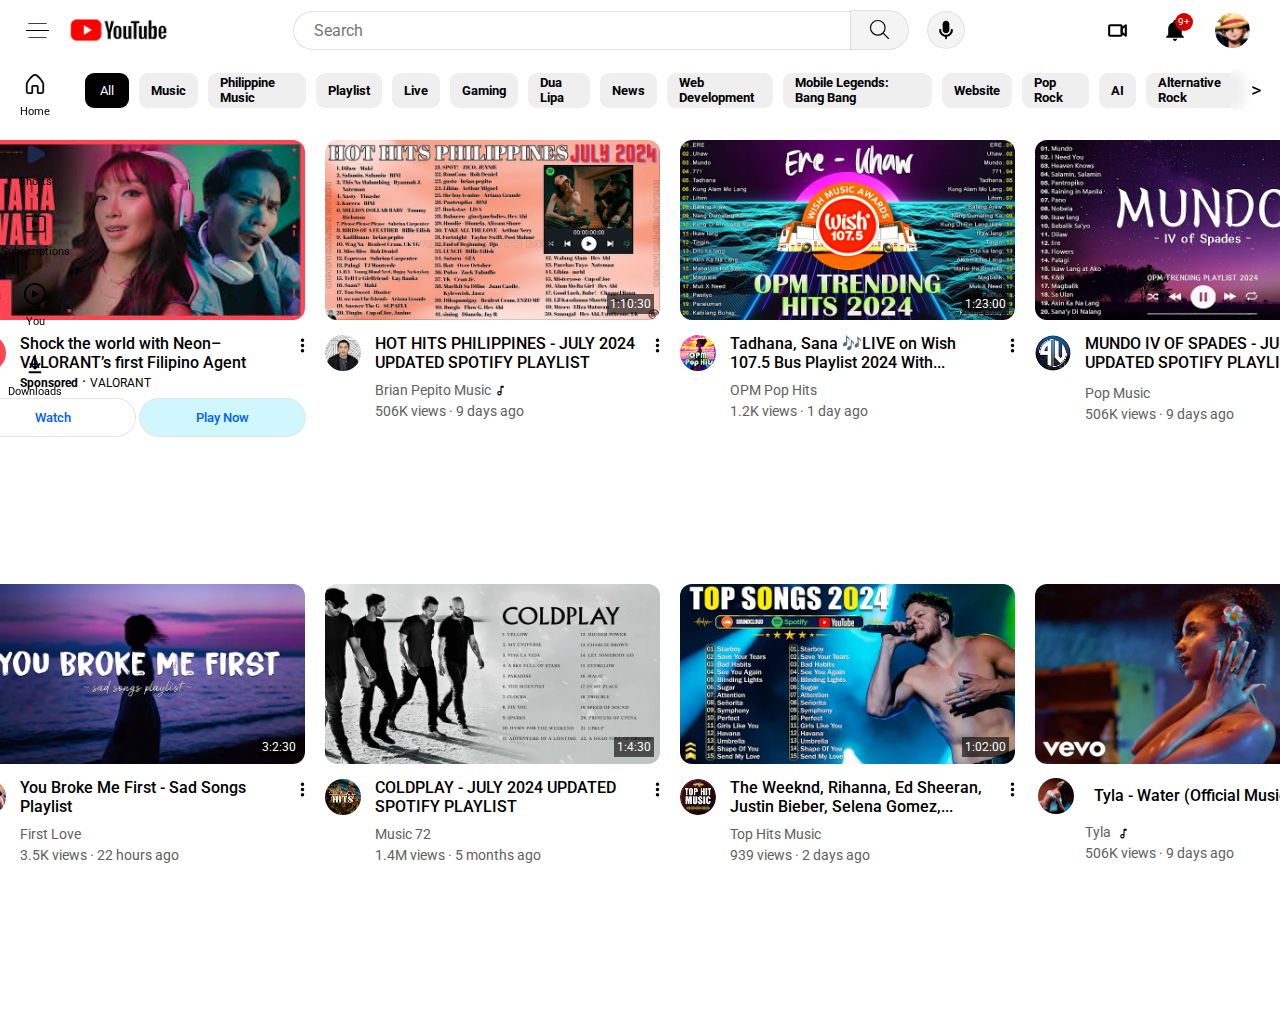
<file: yt_landing_page/index.html>
<!DOCTYPE html>
<html lang="en">
<head>
  <meta charset="UTF-8">
  <meta name="viewport" content="width=device-width, initial-scale=1.0">
  <link rel="stylesheet" href="css/header.css">
  <link rel="stylesheet" href="css/sidebar.css">
  <link rel="stylesheet" href="css/slider.css">
  <link rel="stylesheet" href="css/scrollbar.css">
  <link rel="icon" href="pictures/yt-logo.png">
  <title>Youtube</title>
</head>
<body>
 <div class="container">
    <div class="header">
       <div class="left-header">
          <img class="hamburger" src="icon/hamburger.svg">
          <img src="pictures/ytlogo.png">
       </div>

       <div class="mid-header">
          <input class="search-bar" type="text" placeholder="Search">

               <div class="search">
                  <button class="search-barr">
                     <img class="search-icon" src="icon/search-svgrepo-com.svg">
                  </button>
                  <div class="tooltip">
                     <p>Search</p>
                  </div>
               </div>

               <div class="mic">
                  <button class="icon-bar">
                     <img src="icon/mic-svgrepo-com.svg">
                  </button>
                  <div class="tooltip">
                     <p>Search with your voice</p>
                  </div>
               </div>
       </div>

       <div class="right-header">
              <div class="create">
                       <div class="circle">
                           <img class="camera" src="icon/camera-video-svgrepo-com.svg">
                       </div>
                        <div class="tooltip">
                           <p>Create</p>
                        </div>
              </div>
               
              <div class="noti-number">
                       <div class="circle">
                        <img class="notif" src="icon/notifications-svgrepo-com.svg">
                       </div>
                        <p class="twenty">9+</p>
                        <div class="tooltip">
                           <p>Notifications</p>
                        </div>
               </div>
          <img class="luffy" src="pictures/Luffy.jpg">
       </div>
    </div>

    <div class="sidebar">
        <div class="home">
          <img class="icon" src="icon/home-svgrepo-com.svg">
          <p>Home</p>
        </div>
        <div class="shorts">
         <img class="icon" src="icon/play-svgrepo-com.svg">
         <p>Shorts</p>
        </div>
        <div class="subscriptions">
         <img class="icon" src="icon/play-rectangle-svgrepo-com.svg">
         <p>Subscriptions</p>
        </div>
        <div class="you">
         <img class="icon" src="icon/play.svg">
         <p>You</p>
        </div>
        <div class="download">
         <img class="icon" src="icon/download-svgrepo-com.svg">
         <p>Downloads</p>
        </div>
    </div>

    <div class="slider">
     <div class="slides">
         <div class="all"><p>All</p></div>
         <div class="name"><p>Music</p></div>
         <div class="name"><p>Philippine Music</p></div>
         <div class="name"><p>Playlist</p></div>
         <div class="name"><p>Live</p></div>
         <div class="name"><p>Gaming</p></div>
         <div class="name"><p>Dua Lipa</p></div>
         <div class="name"><p>News</p></div>
         <div class="name"><p>Web Development</p></div>
         <div class="name"><p>Mobile Legends: Bang Bang</p></div>
         <div class="name"><p>Website</p></div>
         <div class="name"><p>Pop Rock</p></div>
         <div class="name"><p>AI</p></div>
         <div class="name"><p>Alternative Rock</p></div>
            <div class="background">
               <div class="arrow">
                  <p>></p>
                  <div class="tooltip">
                     <p>Next</p>
                  </div>
               </div>
            </div>
      </div>
    </div>

    <div class="scroll-bar">
       <div class="music-container">
         <img class="channel-pic" src="pictures/neon.jpg">
            <div class="channel-container">
               <img src="pictures/valorant.jpg">
               <p>Shock the world with Neon–VALORANT’s first Filipino Agent</p>
               <img src="icon/dots-vertical-svgrepo-com.svg" style="height: 21px; margin-right: -8px; margin-top: -15px;" >
            </div>
            <div class="sponsoreds">
               <p><span class="spon">Sponsored</span> &middot; <span class="valo">VALORANT</span></p>
            </div>
            <div class="play">
               <button class="watch">Watch</button>
               <button class="now">Play Now</button>
            </div>
       </div>
       <div class="music-container">
         <img class="channel-pic" src="pictures/hot.webp">
         <p class="tool ">1:10:30</p>
            <div class="channel-container">
               <img src="pictures/unnamed.jpg">
               <p>HOT HITS PHILIPPINES - JULY 2024 UPDATED SPOTIFY PLAYLIST</p>
               <img src="icon/dots-vertical-svgrepo-com.svg" style="height: 21px; margin-right: -8px; margin-top: -15px;" >
            </div>
            <div class="sponsored">
               <p>Brian Pepito Music <img src="icon/music-note-1-svgrepo-com.svg"></p>
               <p class="views">506K views &middot; 9 days ago</p>
            </div>
       </div>
       <div class="music-container">
         <img class="channel-pic" src="pictures/uhaw.webp">
           <p class="tool">1:23:00</p>
               <div class="channel-container">
                  <img src="pictures/uwaw.jpg">
                  <p>Tadhana, Sana 🎶LIVE on Wish 107.5 Bus Playlist 2024 With...</p>
                  <img src="icon/dots-vertical-svgrepo-com.svg" style="height: 21px; margin-right: -8px; margin-top: -15px;" >
               </div>
               <div class="sponsored">
                  <p>OPM Pop Hits</p>
                  <p class="views">1.2K views &middot; 1 day ago</p>
               </div>
       </div>
       <div class="music-container">
         <img class="channel-pic" src="pictures/mundo.webp">
           <p class="tool">2:14:30</p>
               <div class="channel-container">
                  <img src="pictures/mundo.jpg">
                  <p>MUNDO IV OF SPADES - JULY 2024 UPDATED SPOTIFY PLAYLIST</p>
                  <img src="icon/dots-vertical-svgrepo-com.svg" style="height: 21px; margin-right: -8px; margin-top: -15px;" >
               </div>
               <div class="sponsored">
                  <p style="margin-top: 13px;">Pop Music</p>
                  <p class="views">506K views &middot; 9 days ago</p>
               </div>
       </div>
       <div class="mus-container">
         <img class="channel-pic" src="pictures/broke.webp">
          <p class="tool">3:2:30</p>
               <div class="channel-container">
                  <img src="pictures/broke.jpg">
                  <p>You Broke Me First - Sad Songs Playlist</p>
                  <img src="icon/dots-vertical-svgrepo-com.svg" style="height: 21px; margin-right: -8px; margin-top: -15px;" >
               </div>
               <div class="sponsored">
                  <p>First Love</p>
                  <p class="views">3.5K views &middot; 22 hours ago</p>
               </div>
       </div>
       <div class="mus-container">
         <img class="channel-pic" src="pictures/cold.webp">
         <p class="tool">1:4:30</p>
               <div class="channel-container">
                  <img src="pictures/cold.jpg">
                  <p>COLDPLAY - JULY 2024 UPDATED SPOTIFY PLAYLIST</p>
                  <img src="icon/dots-vertical-svgrepo-com.svg" style="height: 21px; margin-right: -8px; margin-top: -15px;" >
               </div>
               <div class="sponsored">
                  <p>Music 72</p>
                  <p class="views">1.4M views &middot; 5 months ago</p>
               </div>
       </div>
       <div class="mus-container">
         <img class="channel-pic" src="pictures/top.webp">
           <p class="tool">1:02:00</p>
               <div class="channel-container">
                  <img src="pictures/top.jpg">
                  <p>The Weeknd, Rihanna, Ed Sheeran, Justin Bieber, Selena Gomez,...</p>
                  <img src="icon/dots-vertical-svgrepo-com.svg" style="height: 21px; margin-right: -8px; margin-top: -15px;" >
               </div>
               <div class="sponsored">
                  <p>Top Hits Music</p>
                  <p class="views">939 views &middot; 2 days ago</p>
               </div>
       </div>
       <div class="mus-container">
         <img class="channel-pic" src="pictures/tale.webp">
           <p class="tool">5:30</p>
               <div class="channel-container">
                  <img src="pictures/tyla.jpg">
                  <p>Tyla - Water (Official Music Video)</p>
                  <img src="icon/dots-vertical-svgrepo-com.svg" style="height: 21px; margin-right: -8px; margin-top: -15px;" >
               </div>
               <div class="sponsored">
                  <p>Tyla <img class="tyla" src="icon/music-note-1-svgrepo-com.svg"></p>
                  <p class="views">506K views &middot; 9 days ago</p>
               </div>
       </div>
    </div>
  </div>
</body>
</html>
</file>
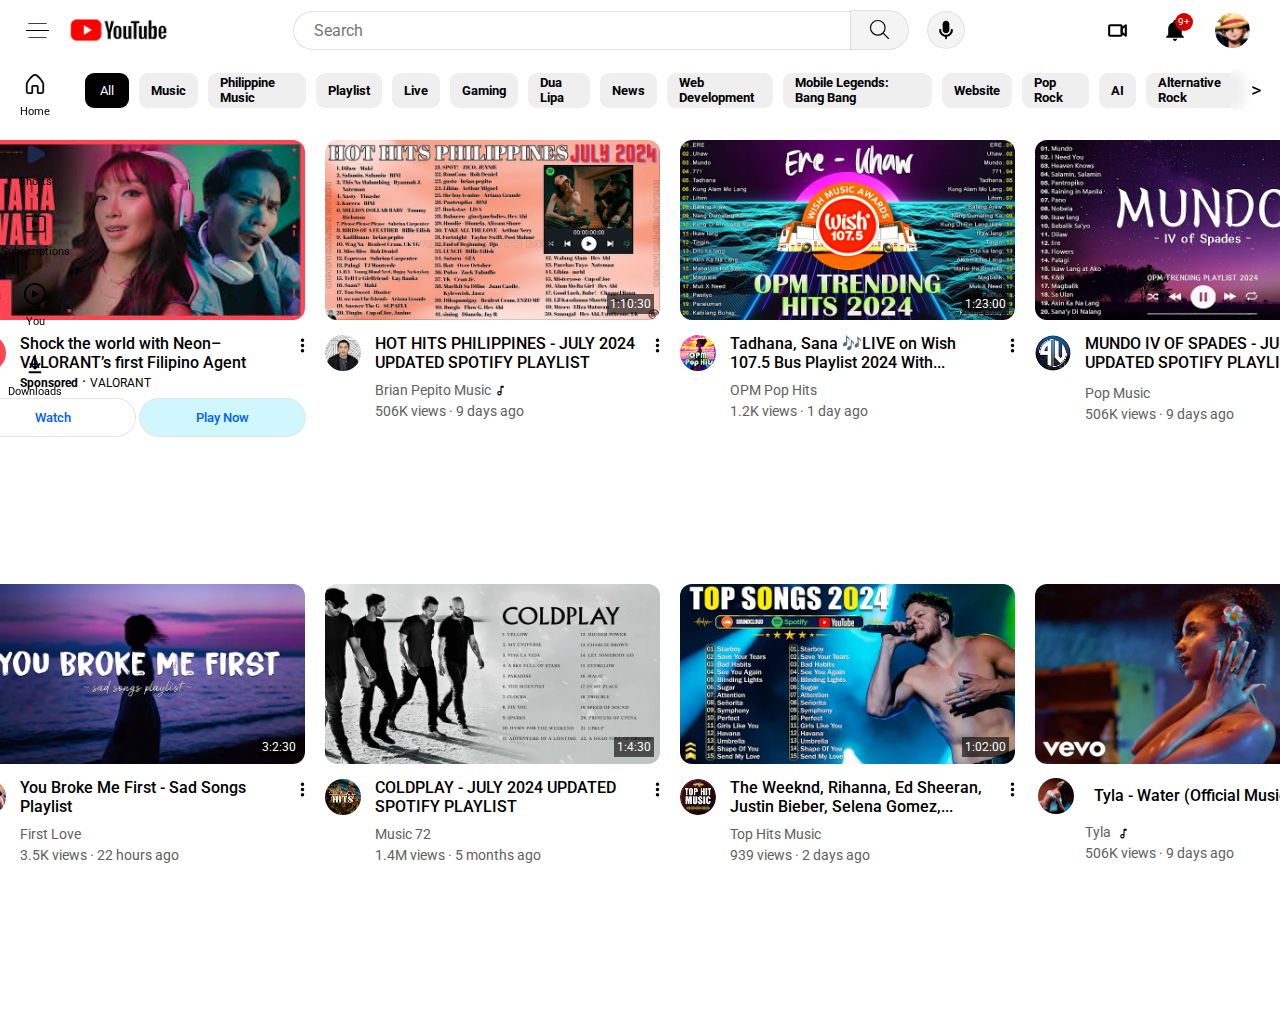
<file: youtube.html>
<!DOCTYPE html>
<html lang="en">
<head>
  <meta charset="UTF-8">
  <meta name="viewport" content="width=device-width, initial-scale=1.0">
  <link rel="stylesheet" href="css/header.css">
  <link rel="stylesheet" href="css/sidebar.css">
  <link rel="stylesheet" href="css/slider.css">
  <link rel="stylesheet" href="css/scrollbar.css">
  <title>Youtube</title>
</head>
<body>
 <div class="container">
    <div class="header">
       <div class="left-header">
          <img class="hamburger" src="icon/hamburger.svg">
          <img src="pictures/ytlogo.png">
       </div>

       <div class="mid-header">
          <input class="search-bar" type="text" placeholder="Search">

               <div class="search">
                  <button class="search-barr">
                     <img class="search-icon" src="icon/search-svgrepo-com.svg">
                  </button>
                  <div class="tooltip">
                     <p>Search</p>
                  </div>
               </div>

               <div class="mic">
                  <button class="icon-bar">
                     <img src="icon/mic-svgrepo-com.svg">
                  </button>
                  <div class="tooltip">
                     <p>Search with your voice</p>
                  </div>
               </div>
       </div>

       <div class="right-header">
              <div class="create">
                       <div class="circle">
                           <img class="camera" src="icon/camera-video-svgrepo-com.svg">
                       </div>
                        <div class="tooltip">
                           <p>Create</p>
                        </div>
              </div>
               
              <div class="noti-number">
                       <div class="circle">
                        <img class="notif" src="icon/notifications-svgrepo-com.svg">
                       </div>
                        <p class="twenty">9+</p>
                        <div class="tooltip">
                           <p>Notifications</p>
                        </div>
               </div>
          <img class="luffy" src="pictures/Luffy.jpg">
       </div>
    </div>

    <div class="sidebar">
        <div class="home">
          <img class="icon" src="icon/home-svgrepo-com.svg">
          <p>Home</p>
        </div>
        <div class="shorts">
         <img class="icon" src="icon/play-svgrepo-com.svg">
         <p>Shorts</p>
        </div>
        <div class="subscriptions">
         <img class="icon" src="icon/play-rectangle-svgrepo-com.svg">
         <p>Subscriptions</p>
        </div>
        <div class="you">
         <img class="icon" src="icon/play.svg">
         <p>You</p>
        </div>
        <div class="download">
         <img class="icon" src="icon/download-svgrepo-com.svg">
         <p>Downloads</p>
        </div>
    </div>

    <div class="slider">
     <div class="slides">
         <div class="all"><p>All</p></div>
         <div class="name"><p>Music</p></div>
         <div class="name"><p>Philippine Music</p></div>
         <div class="name"><p>Playlist</p></div>
         <div class="name"><p>Live</p></div>
         <div class="name"><p>Gaming</p></div>
         <div class="name"><p>Dua Lipa</p></div>
         <div class="name"><p>News</p></div>
         <div class="name"><p>Web Development</p></div>
         <div class="name"><p>Mobile Legends: Bang Bang</p></div>
         <div class="name"><p>Website</p></div>
         <div class="name"><p>Pop Rock</p></div>
         <div class="name"><p>AI</p></div>
         <div class="name"><p>Alternative Rock</p></div>
            <div class="background">
               <div class="arrow">
                  <p>></p>
                  <div class="tooltip">
                     <p>Next</p>
                  </div>
               </div>
            </div>
      </div>
    </div>

    <div class="scroll-bar">
       <div class="music-container">
         <img class="channel-pic" src="pictures/neon.jpg">
            <div class="channel-container">
               <img src="pictures/valorant.jpg">
               <p>Shock the world with Neon–VALORANT’s first Filipino Agent</p>
               <img src="icon/dots-vertical-svgrepo-com.svg" style="height: 21px; margin-right: -8px; margin-top: -15px;" >
            </div>
            <div class="sponsoreds">
               <p><span class="spon">Sponsored</span> &middot; <span class="valo">VALORANT</span></p>
            </div>
            <div class="play">
               <button class="watch">Watch</button>
               <button class="now">Play Now</button>
            </div>
       </div>
       <div class="music-container">
         <img class="channel-pic" src="pictures/hot.webp">
         <p class="tool ">1:10:30</p>
            <div class="channel-container">
               <img src="pictures/unnamed.jpg">
               <p>HOT HITS PHILIPPINES - JULY 2024 UPDATED SPOTIFY PLAYLIST</p>
               <img src="icon/dots-vertical-svgrepo-com.svg" style="height: 21px; margin-right: -8px; margin-top: -15px;" >
            </div>
            <div class="sponsored">
               <p>Brian Pepito Music <img src="icon/music-note-1-svgrepo-com.svg"></p>
               <p class="views">506K views &middot; 9 days ago</p>
            </div>
       </div>
       <div class="music-container">
         <img class="channel-pic" src="pictures/uhaw.webp">
           <p class="tool">1:23:00</p>
               <div class="channel-container">
                  <img src="pictures/uwaw.jpg">
                  <p>Tadhana, Sana 🎶LIVE on Wish 107.5 Bus Playlist 2024 With...</p>
                  <img src="icon/dots-vertical-svgrepo-com.svg" style="height: 21px; margin-right: -8px; margin-top: -15px;" >
               </div>
               <div class="sponsored">
                  <p>OPM Pop Hits</p>
                  <p class="views">1.2K views &middot; 1 day ago</p>
               </div>
       </div>
       <div class="music-container">
         <img class="channel-pic" src="pictures/mundo.webp">
           <p class="tool">2:14:30</p>
               <div class="channel-container">
                  <img src="pictures/mundo.jpg">
                  <p>MUNDO IV OF SPADES - JULY 2024 UPDATED SPOTIFY PLAYLIST</p>
                  <img src="icon/dots-vertical-svgrepo-com.svg" style="height: 21px; margin-right: -8px; margin-top: -15px;" >
               </div>
               <div class="sponsored">
                  <p style="margin-top: 13px;">Pop Music</p>
                  <p class="views">506K views &middot; 9 days ago</p>
               </div>
       </div>
       <div class="mus-container">
         <img class="channel-pic" src="pictures/broke.webp">
          <p class="tool">3:2:30</p>
               <div class="channel-container">
                  <img src="pictures/broke.jpg">
                  <p>You Broke Me First - Sad Songs Playlist</p>
                  <img src="icon/dots-vertical-svgrepo-com.svg" style="height: 21px; margin-right: -8px; margin-top: -15px;" >
               </div>
               <div class="sponsored">
                  <p>First Love</p>
                  <p class="views">3.5K views &middot; 22 hours ago</p>
               </div>
       </div>
       <div class="mus-container">
         <img class="channel-pic" src="pictures/cold.webp">
         <p class="tool">1:4:30</p>
               <div class="channel-container">
                  <img src="pictures/cold.jpg">
                  <p>COLDPLAY - JULY 2024 UPDATED SPOTIFY PLAYLIST</p>
                  <img src="icon/dots-vertical-svgrepo-com.svg" style="height: 21px; margin-right: -8px; margin-top: -15px;" >
               </div>
               <div class="sponsored">
                  <p>Music 72</p>
                  <p class="views">1.4M views &middot; 5 months ago</p>
               </div>
       </div>
       <div class="mus-container">
         <img class="channel-pic" src="pictures/top.webp">
           <p class="tool">1:02:00</p>
               <div class="channel-container">
                  <img src="pictures/top.jpg">
                  <p>The Weeknd, Rihanna, Ed Sheeran, Justin Bieber, Selena Gomez,...</p>
                  <img src="icon/dots-vertical-svgrepo-com.svg" style="height: 21px; margin-right: -8px; margin-top: -15px;" >
               </div>
               <div class="sponsored">
                  <p>Top Hits Music</p>
                  <p class="views">939 views &middot; 2 days ago</p>
               </div>
       </div>
       <div class="mus-container">
         <img class="channel-pic" src="pictures/tale.webp">
           <p class="tool">5:30</p>
               <div class="channel-container">
                  <img src="pictures/tyla.jpg">
                  <p>Tyla - Water (Official Music Video)</p>
                  <img src="icon/dots-vertical-svgrepo-com.svg" style="height: 21px; margin-right: -8px; margin-top: -15px;" >
               </div>
               <div class="sponsored">
                  <p>Tyla <img class="tyla" src="icon/music-note-1-svgrepo-com.svg"></p>
                  <p class="views">506K views &middot; 9 days ago</p>
               </div>
       </div>
    </div>
  </div>
</body>
</html>
</file>
<file: yt_landing_page/css/header.css>
@import url('https://fonts.googleapis.com/css2?family=Roboto:ital,wght@0,100;0,300;0,400;0,500;0,700;0,900;1,100;1,300;1,400;1,500;1,700;1,900&display=swap');
*{
 margin: 0;
 padding: 0;
 font-family: "Roboto", sans-serif;
}
.container{
    display: flex;
    align-items: center;
    justify-content: center;
    height: 100vh;
}
.header{
    position: fixed;
    top: 0;
    left: 0;
    right: 0;
    height: 60px;
    display: flex;
    align-items: center;
    justify-content: space-between;
    border: none;
    z-index: 10;
    background-color: white;
}
.left-header{
    width: 150px;
    height: 50px;
    display: flex;
    justify-content: space-between;
    align-items: center;
    margin-left: 8px;
}
.left-header img{
  height: 32px;
}
.left-header .hamburger{
    cursor: pointer;
    height: 43px;
    padding: 10px;
    border-radius: 50%;
    margin-left: 8px;
    margin-right: 6px;
    transition: background-color 0.15s;
  }
.hamburger:hover{
    background-color: rgb(232, 231, 231);
}
.mid-header{
 max-width: 670px;
 flex: 1;
 height: 50px;
 display: flex;
 align-items: center;
 justify-content: space-between;
 cursor: pointer;
}
.search-bar{
    flex: 1;
    padding: 9px 20px;
    border-radius: 20px;
    border-top-right-radius: 0;
    border-bottom-right-radius: 0;
    border: none;
    font-size: 1rem;
    box-shadow: 0 0 0 0.8px rgba(0, 0, 0, 0.15);
}
.icon-bar{
    height: 36px;
    width: 36px;
    margin-left: 20px;
    border: none;
    border-radius: 50%;
    background-color: rgb(244, 244, 244);
    box-shadow: 0 0 0 0.8px rgba(0, 0, 0, 0.15);
    transition: background-color 0.15s;
    z-index: 2;
}
.icon-bar:hover{
    background-color: rgb(212, 212, 212);
}
.icon-bar img{
    margin-top: 3px;
}
.mid-header .mic img{
    height: 20px;
}
.search-barr{
    box-shadow: 0 0 0 0.8px rgba(0, 0, 0, 0.15);
    background-color: rgb(244, 244, 244);
    height: 38px;
    padding-left: 15px;
    padding-right: 15px;
    border: none;
    border-top-right-radius: 20px;
    border-bottom-right-radius: 20px;
    transition: background-color 0.15s;
}
.search,
.mic,
.create,
.noti-number{
    position: relative;
}
.search .tooltip{
    left: 2px;
    bottom: -35px;
    display: flex;
    align-items: center;
    justify-content: center;
    position: absolute;
    font-size: 11px;
    background-color: rgb(90, 90, 90);
    width: 50px;
    padding: 7px;
    border-radius: 5px;
    opacity: 0;
    transition: opacity 0.15s;
    pointer-events: none;
    z-index: 3;
}
.mic .tooltip{
    left: -25px;
    bottom: -40px;
    display: flex;
    align-items: center;
    justify-content: center;
    position: absolute;
    font-size: 11px;
    background-color: rgb(90, 90, 90);
    width: 130px;
    padding: 10px;
    border-radius: 5px;
    opacity: 0;
    transition: opacity 0.15s;
    pointer-events: none;
}
.create .tooltip{
    left: -6px;
    bottom: -40px;
    display: flex;
    align-items: center;
    justify-content: center;
    position: absolute;
    font-size: 11px;
    background-color: rgb(90, 90, 90);
    width: 50px;
    padding: 10px;
    border-radius: 5px;
    opacity: 0;
    transition: opacity 0.15s;
    pointer-events: none;
}
.noti-number .tooltip{
    left: -20px;
    bottom: -40px;
    display: flex;
    align-items: center;
    justify-content: center;
    position: absolute;
    font-size: 11px;
    background-color: rgb(90, 90, 90);
    width: 75px;
    padding: 10px;
    border-radius: 5px;
    opacity: 0;
    transition: opacity 0.15s;
    pointer-events: none;
}
.noti-number .tooltip p,
.create .tooltip p,
.search .tooltip p,
.mic .tooltip p{
    color: white;
}
.noti-number:hover .tooltip,
.create:hover .tooltip,
.mic:hover .tooltip,
.search:hover .tooltip{
    opacity: 1;
}
.search-barr:hover{
    background-color: rgb(212, 212, 212);
}
.mid-header .search img{
    margin-top: 1px;
    height: 27px;
}
.right-header{ 
 width: 150px;
 height: 50px;
 cursor: pointer;
 display: flex;
 margin-right: 30px;
 justify-content: space-between ;
 align-items: center;
}
.right-header img{ 
 height: 25px;
}
.right-header .luffy{
    width: 35px;
    height: 35px;
    object-fit: cover;
    border-radius: 50%;
}
.noti-number{
    display: flex;
    align-items: center;
    position: relative;
}
.circle{
    padding: 5px;
    border-radius: 50%;
    display: flex;
    align-items: center;
    transition: background-color 0.15s;
}
.circle:hover{
    background-color: rgb(202, 202, 202);
}
.noti-number .twenty{
    position: absolute;
    text-align: center;
    height: 18px;
    width: 18px;
    display: flex;
    align-items: center;
    justify-content: center;
    top: 0;
    right: 0;
    background-color: rgb(210, 0, 0);
    color: white;
    border-radius: 50%;
    font-size: 10px;
}
</file>
<file: yt_landing_page/css/sidebar.css>
@import url('https://fonts.googleapis.com/css2?family=Roboto:ital,wght@0,100;0,300;0,400;0,500;0,700;0,900;1,100;1,300;1,400;1,500;1,700;1,900&display=swap');
*{
 margin: 0;
 padding: 0;
 font-family: "Roboto", sans-serif;
}
.sidebar{
 display: flex;
 align-items: center;
 flex-direction: column;
 position: fixed;
 top: 60px;
 left: 0;
 bottom: 0;
 width: 70px;
 z-index: 6;
}
.home,
.shorts,
.subscriptions,
.you,
.download{
 border-radius: 10px;
 width: 65px;
 height: 70px;
 display: flex;
 flex-direction: column;
 font-size: 11px;
 justify-content: center;
 align-items: center;
 transition: background-color 0.15s;
}
.home:hover,
.shorts:hover,
.subscriptions:hover,
.you:hover,
.download:hover{
 background-color: rgb(235, 234, 234);
}
.icon{
    margin-bottom: 10px;
    height: 22px;
}
</file>
<file: yt_landing_page/css/slider.css>
@import url('https://fonts.googleapis.com/css2?family=Roboto:ital,wght@0,100;0,300;0,400;0,500;0,700;0,900;1,100;1,300;1,400;1,500;1,700;1,900&display=swap');
*{
 margin: 0;
 padding: 0;
 font-family: "Roboto", sans-serif;
}
.slider{
    position: fixed;
    display: flex;
    align-items: center;
    flex-direction: row;
    left: 70px;
    top: 60px;
    right: 0;
    height: 60px;
    background-color: rgb(255, 255, 255);
    z-index: 5;
}
.slides{
    display: flex;
    align-items: center;
    justify-content: space-evenly;
    height: 39px;
    width: 100%;
    margin-left: 15px;
    margin-right: 25px;
}
.all{
    background-color: black;
    height: 35px;
    display: flex;
    align-items: center;
    margin-right: 10px;
    padding-left: 15px;
    padding-right: 15px;
    font-size: 13px;
    border-radius: 9px;
    color: white;
    cursor: pointer;
}
.name{
    background-color: rgb(239, 239, 239);
    height: 35px;
    display: flex;
    position: relative;
    align-items: center;
    margin-right: 10px;
    padding-left: 12px;
    padding-right: 12px;
    font-size: 13px;
    font-weight: 700;
    border-radius: 9px;
    transition: background-color 0.15s;
    cursor: pointer;
}
.name:hover{
    background-color: rgb(230, 230, 230);
}
.arrow{
    display: flex;
    align-items: center;
    justify-content: center;
    font-size: 20px;
    border-radius: 50%;
    height: 40px;
    width: 40px;
    padding: 0 14px;
    transition: background-color 0.15s;
    cursor: pointer;
    position: relative;
}
.arrow:hover{
    background-color: rgb(229, 228, 228);
}
.background .arrow .tooltip{
    left: -2px;
    bottom: -40px;
    display: flex;
    align-items: center;
    justify-content: center;
    position: absolute;
    font-size: 11px;
    background-color: rgb(110, 110, 110);
    width: 40px;
    padding: 10px;
    opacity: 0;
    color: white;
    border-radius: 5px;
    transition: opacity 0.15s;
    pointer-events: none;
}
.arrow:hover .tooltip{
    opacity: 1;
}
.background{
    background-color: transparent;
    backdrop-filter: blur(5px);
    border-radius: 5px;
    border: none;
    position: absolute;
    right: 10px;
    width: 40px;
    display: flex;
    align-items: center;
    justify-content: center;
    padding-left: 12px;  
}
</file>
<file: yt_landing_page/css/scrollbar.css>
@import url('https://fonts.googleapis.com/css2?family=Roboto:ital,wght@0,100;0,300;0,400;0,500;0,700;0,900;1,100;1,300;1,400;1,500;1,700;1,900&display=swap');

* {
  margin: 0;
  padding: 0;
  box-sizing: border-box;
  font-family: "Roboto", sans-serif;
}

.scroll-bar {
  height: 100vh;
  margin-top: 240px;
  margin-left: 60px;
  display: grid;
  grid-template-columns: repeat(4, 335px);
  column-gap: 20px; 
  row-gap: 20px;
  z-index: 1;
}

.music-container {
  width: 100%;
  margin-top: 20px;
  position: relative;
  z-index: 2;
}
.channel-pic:hover{
  border-radius: 0;
}
.mus-container{
  margin-top: -30px;
  position: relative;
}
.channel-pic {
  width: 100%;
  height: 180px;
  border-radius: 12px;
  transition: border-radius 0.15s;
}
.tool{
 position: absolute;
 background-color: rgba(0, 0, 0, 0.607);
 backdrop-filter: (3px);
 color: white;
 top: 9.6rem;
 right: .4rem;
 font-size: 12px;
 padding: 3px;
}
.channel-container {
  display: flex;
  align-items: center;
  justify-content: space-around;
  margin-top: 10px;
}

.channel-container img {
  border-radius: 50%;
  height: 36px;
  margin-right: 14px;
}

.channel-container p {
  font-size: 16px;
  font-weight: 500;
  margin-right: 10px;
}

.sponsored {
  margin-top: 10px;
  margin-left: 50px;
  font-size: 14px;
  color: #606060;
  position: relative;
}
.sponsored img{
  position: absolute;
  height: 13px;
  color: #606060;
  right: 153px;
  top: 2px;
  }
.sponsored .views{
  margin-top: 5px;
}
.sponsored .tyla{
    position: absolute;
    height: 13px;
    color: #606060;
    right: 240px;
    top: 3px;
  }
.sponsoreds {
    margin-left: 50px;
  }
.sponsoreds .spon {
  font-size: 12px;
  font-weight: bold;
}

.sponsoreds .valo {
  font-size: 12px;
}

.play {
  margin-top: 8px;
  height: 37px;
  display: flex;
  align-items: center;
  justify-content: center;
}

.play button {
  width: 100%;
  height: 37px;
  background-color: white;
  border: none;
  border-radius: 20px;
  font-weight: 500;
  color: rgb(0, 97, 242);
  box-shadow: 0 0 0 1px rgba(0, 0, 0, 0.1);
  transition: background-color 0.15s;
}

.play .watch:hover {
  background-color: rgb(208, 247, 254);
}

.play .now {
  margin-left: 5px;
  background-color: rgb(208, 247, 254);
  transition: background-color 0.15s;
}

.now:hover {
  background-color: rgb(223, 223, 223);
}
@media (max-width: 750px){
    .scroll-bar{
        grid-template-columns: repeat(2, 335px);
    }
}
@media (min-width: 751px) and (max-width: 999px){
    .scroll-bar{
        grid-template-columns: repeat(2, 335px);
    }
}
</file>
<file: css/header.css>
@import url('https://fonts.googleapis.com/css2?family=Roboto:ital,wght@0,100;0,300;0,400;0,500;0,700;0,900;1,100;1,300;1,400;1,500;1,700;1,900&display=swap');
*{
 margin: 0;
 padding: 0;
 font-family: "Roboto", sans-serif;
}
.container{
    display: flex;
    align-items: center;
    justify-content: center;
    height: 100vh;
}
.header{
    position: fixed;
    top: 0;
    left: 0;
    right: 0;
    height: 60px;
    display: flex;
    align-items: center;
    justify-content: space-between;
    border: none;
    z-index: 10;
    background-color: white;
}
.left-header{
    width: 150px;
    height: 50px;
    display: flex;
    justify-content: space-between;
    align-items: center;
    margin-left: 8px;
}
.left-header img{
  height: 32px;
}
.left-header .hamburger{
    cursor: pointer;
    height: 43px;
    padding: 10px;
    border-radius: 50%;
    margin-left: 8px;
    margin-right: 6px;
    transition: background-color 0.15s;
  }
.hamburger:hover{
    background-color: rgb(232, 231, 231);
}
.mid-header{
 max-width: 670px;
 flex: 1;
 height: 50px;
 display: flex;
 align-items: center;
 justify-content: space-between;
 cursor: pointer;
}
.search-bar{
    flex: 1;
    padding: 9px 20px;
    border-radius: 20px;
    border-top-right-radius: 0;
    border-bottom-right-radius: 0;
    border: none;
    font-size: 1rem;
    box-shadow: 0 0 0 0.8px rgba(0, 0, 0, 0.15);
}
.icon-bar{
    height: 36px;
    width: 36px;
    margin-left: 20px;
    border: none;
    border-radius: 50%;
    background-color: rgb(244, 244, 244);
    box-shadow: 0 0 0 0.8px rgba(0, 0, 0, 0.15);
    transition: background-color 0.15s;
    z-index: 2;
}
.icon-bar:hover{
    background-color: rgb(212, 212, 212);
}
.icon-bar img{
    margin-top: 3px;
}
.mid-header .mic img{
    height: 20px;
}
.search-barr{
    box-shadow: 0 0 0 0.8px rgba(0, 0, 0, 0.15);
    background-color: rgb(244, 244, 244);
    height: 38px;
    padding-left: 15px;
    padding-right: 15px;
    border: none;
    border-top-right-radius: 20px;
    border-bottom-right-radius: 20px;
    transition: background-color 0.15s;
}
.search,
.mic,
.create,
.noti-number{
    position: relative;
}
.search .tooltip{
    left: 2px;
    bottom: -35px;
    display: flex;
    align-items: center;
    justify-content: center;
    position: absolute;
    font-size: 11px;
    background-color: rgb(90, 90, 90);
    width: 50px;
    padding: 7px;
    border-radius: 5px;
    opacity: 0;
    transition: opacity 0.15s;
    pointer-events: none;
    z-index: 3;
}
.mic .tooltip{
    left: -25px;
    bottom: -40px;
    display: flex;
    align-items: center;
    justify-content: center;
    position: absolute;
    font-size: 11px;
    background-color: rgb(90, 90, 90);
    width: 130px;
    padding: 10px;
    border-radius: 5px;
    opacity: 0;
    transition: opacity 0.15s;
    pointer-events: none;
}
.create .tooltip{
    left: -6px;
    bottom: -40px;
    display: flex;
    align-items: center;
    justify-content: center;
    position: absolute;
    font-size: 11px;
    background-color: rgb(90, 90, 90);
    width: 50px;
    padding: 10px;
    border-radius: 5px;
    opacity: 0;
    transition: opacity 0.15s;
    pointer-events: none;
}
.noti-number .tooltip{
    left: -20px;
    bottom: -40px;
    display: flex;
    align-items: center;
    justify-content: center;
    position: absolute;
    font-size: 11px;
    background-color: rgb(90, 90, 90);
    width: 75px;
    padding: 10px;
    border-radius: 5px;
    opacity: 0;
    transition: opacity 0.15s;
    pointer-events: none;
}
.noti-number .tooltip p,
.create .tooltip p,
.search .tooltip p,
.mic .tooltip p{
    color: white;
}
.noti-number:hover .tooltip,
.create:hover .tooltip,
.mic:hover .tooltip,
.search:hover .tooltip{
    opacity: 1;
}
.search-barr:hover{
    background-color: rgb(212, 212, 212);
}
.mid-header .search img{
    margin-top: 1px;
    height: 27px;
}
.right-header{ 
 width: 150px;
 height: 50px;
 cursor: pointer;
 display: flex;
 margin-right: 30px;
 justify-content: space-between ;
 align-items: center;
}
.right-header img{ 
 height: 25px;
}
.right-header .luffy{
    width: 35px;
    height: 35px;
    object-fit: cover;
    border-radius: 50%;
}
.noti-number{
    display: flex;
    align-items: center;
    position: relative;
}
.circle{
    padding: 5px;
    border-radius: 50%;
    display: flex;
    align-items: center;
    transition: background-color 0.15s;
}
.circle:hover{
    background-color: rgb(202, 202, 202);
}
.noti-number .twenty{
    position: absolute;
    text-align: center;
    height: 18px;
    width: 18px;
    display: flex;
    align-items: center;
    justify-content: center;
    top: 0;
    right: 0;
    background-color: rgb(210, 0, 0);
    color: white;
    border-radius: 50%;
    font-size: 10px;
}
</file>
<file: css/sidebar.css>
@import url('https://fonts.googleapis.com/css2?family=Roboto:ital,wght@0,100;0,300;0,400;0,500;0,700;0,900;1,100;1,300;1,400;1,500;1,700;1,900&display=swap');
*{
 margin: 0;
 padding: 0;
 font-family: "Roboto", sans-serif;
}
.sidebar{
 display: flex;
 align-items: center;
 flex-direction: column;
 position: fixed;
 top: 60px;
 left: 0;
 bottom: 0;
 width: 70px;
 z-index: 6;
}
.home,
.shorts,
.subscriptions,
.you,
.download{
 border-radius: 10px;
 width: 65px;
 height: 70px;
 display: flex;
 flex-direction: column;
 font-size: 11px;
 justify-content: center;
 align-items: center;
 transition: background-color 0.15s;
}
.home:hover,
.shorts:hover,
.subscriptions:hover,
.you:hover,
.download:hover{
 background-color: rgb(235, 234, 234);
}
.icon{
    margin-bottom: 10px;
    height: 22px;
}
</file>
<file: css/slider.css>
@import url('https://fonts.googleapis.com/css2?family=Roboto:ital,wght@0,100;0,300;0,400;0,500;0,700;0,900;1,100;1,300;1,400;1,500;1,700;1,900&display=swap');
*{
 margin: 0;
 padding: 0;
 font-family: "Roboto", sans-serif;
}
.slider{
    position: fixed;
    display: flex;
    align-items: center;
    flex-direction: row;
    left: 70px;
    top: 60px;
    right: 0;
    height: 60px;
    background-color: rgb(255, 255, 255);
    z-index: 5;
}
.slides{
    display: flex;
    align-items: center;
    justify-content: space-evenly;
    height: 39px;
    width: 100%;
    margin-left: 15px;
    margin-right: 25px;
}
.all{
    background-color: black;
    height: 35px;
    display: flex;
    align-items: center;
    margin-right: 10px;
    padding-left: 15px;
    padding-right: 15px;
    font-size: 13px;
    border-radius: 9px;
    color: white;
    cursor: pointer;
}
.name{
    background-color: rgb(239, 239, 239);
    height: 35px;
    display: flex;
    position: relative;
    align-items: center;
    margin-right: 10px;
    padding-left: 12px;
    padding-right: 12px;
    font-size: 13px;
    font-weight: 700;
    border-radius: 9px;
    transition: background-color 0.15s;
    cursor: pointer;
}
.name:hover{
    background-color: rgb(230, 230, 230);
}
.arrow{
    display: flex;
    align-items: center;
    justify-content: center;
    font-size: 20px;
    border-radius: 50%;
    height: 40px;
    width: 40px;
    padding: 0 14px;
    transition: background-color 0.15s;
    cursor: pointer;
    position: relative;
}
.arrow:hover{
    background-color: rgb(229, 228, 228);
}
.background .arrow .tooltip{
    left: -2px;
    bottom: -40px;
    display: flex;
    align-items: center;
    justify-content: center;
    position: absolute;
    font-size: 11px;
    background-color: rgb(110, 110, 110);
    width: 40px;
    padding: 10px;
    opacity: 0;
    color: white;
    border-radius: 5px;
    transition: opacity 0.15s;
    pointer-events: none;
}
.arrow:hover .tooltip{
    opacity: 1;
}
.background{
    background-color: transparent;
    backdrop-filter: blur(5px);
    border-radius: 5px;
    border: none;
    position: absolute;
    right: 10px;
    width: 40px;
    display: flex;
    align-items: center;
    justify-content: center;
    padding-left: 12px;  
}
</file>
<file: css/scrollbar.css>
@import url('https://fonts.googleapis.com/css2?family=Roboto:ital,wght@0,100;0,300;0,400;0,500;0,700;0,900;1,100;1,300;1,400;1,500;1,700;1,900&display=swap');

* {
  margin: 0;
  padding: 0;
  box-sizing: border-box;
  font-family: "Roboto", sans-serif;
}

.scroll-bar {
  height: 100vh;
  margin-top: 240px;
  margin-left: 60px;
  display: grid;
  grid-template-columns: repeat(4, 335px);
  column-gap: 20px; 
  row-gap: 20px;
  z-index: 1;
}

.music-container {
  width: 100%;
  margin-top: 20px;
  position: relative;
  z-index: 2;
}
.channel-pic:hover{
  border-radius: 0;
}
.mus-container{
  margin-top: -30px;
  position: relative;
}
.channel-pic {
  width: 100%;
  height: 180px;
  border-radius: 12px;
  transition: border-radius 0.15s;
}
.tool{
 position: absolute;
 background-color: rgba(0, 0, 0, 0.607);
 backdrop-filter: (3px);
 color: white;
 top: 9.6rem;
 right: .4rem;
 font-size: 12px;
 padding: 3px;
}
.channel-container {
  display: flex;
  align-items: center;
  justify-content: space-around;
  margin-top: 10px;
}

.channel-container img {
  border-radius: 50%;
  height: 36px;
  margin-right: 14px;
}

.channel-container p {
  font-size: 16px;
  font-weight: 500;
  margin-right: 10px;
}

.sponsored {
  margin-top: 10px;
  margin-left: 50px;
  font-size: 14px;
  color: #606060;
  position: relative;
}
.sponsored img{
  position: absolute;
  height: 13px;
  color: #606060;
  right: 153px;
  top: 2px;
  }
.sponsored .views{
  margin-top: 5px;
}
.sponsored .tyla{
    position: absolute;
    height: 13px;
    color: #606060;
    right: 240px;
    top: 3px;
  }
.sponsoreds {
    margin-left: 50px;
  }
.sponsoreds .spon {
  font-size: 12px;
  font-weight: bold;
}

.sponsoreds .valo {
  font-size: 12px;
}

.play {
  margin-top: 8px;
  height: 37px;
  display: flex;
  align-items: center;
  justify-content: center;
}

.play button {
  width: 100%;
  height: 37px;
  background-color: white;
  border: none;
  border-radius: 20px;
  font-weight: 500;
  color: rgb(0, 97, 242);
  box-shadow: 0 0 0 1px rgba(0, 0, 0, 0.1);
  transition: background-color 0.15s;
}

.play .watch:hover {
  background-color: rgb(208, 247, 254);
}

.play .now {
  margin-left: 5px;
  background-color: rgb(208, 247, 254);
  transition: background-color 0.15s;
}

.now:hover {
  background-color: rgb(223, 223, 223);
}
@media (max-width: 750px){
    .scroll-bar{
        grid-template-columns: repeat(2, 335px);
    }
}
@media (min-width: 751px) and (max-width: 999px){
    .scroll-bar{
        grid-template-columns: repeat(2, 335px);
    }
}
</file>
